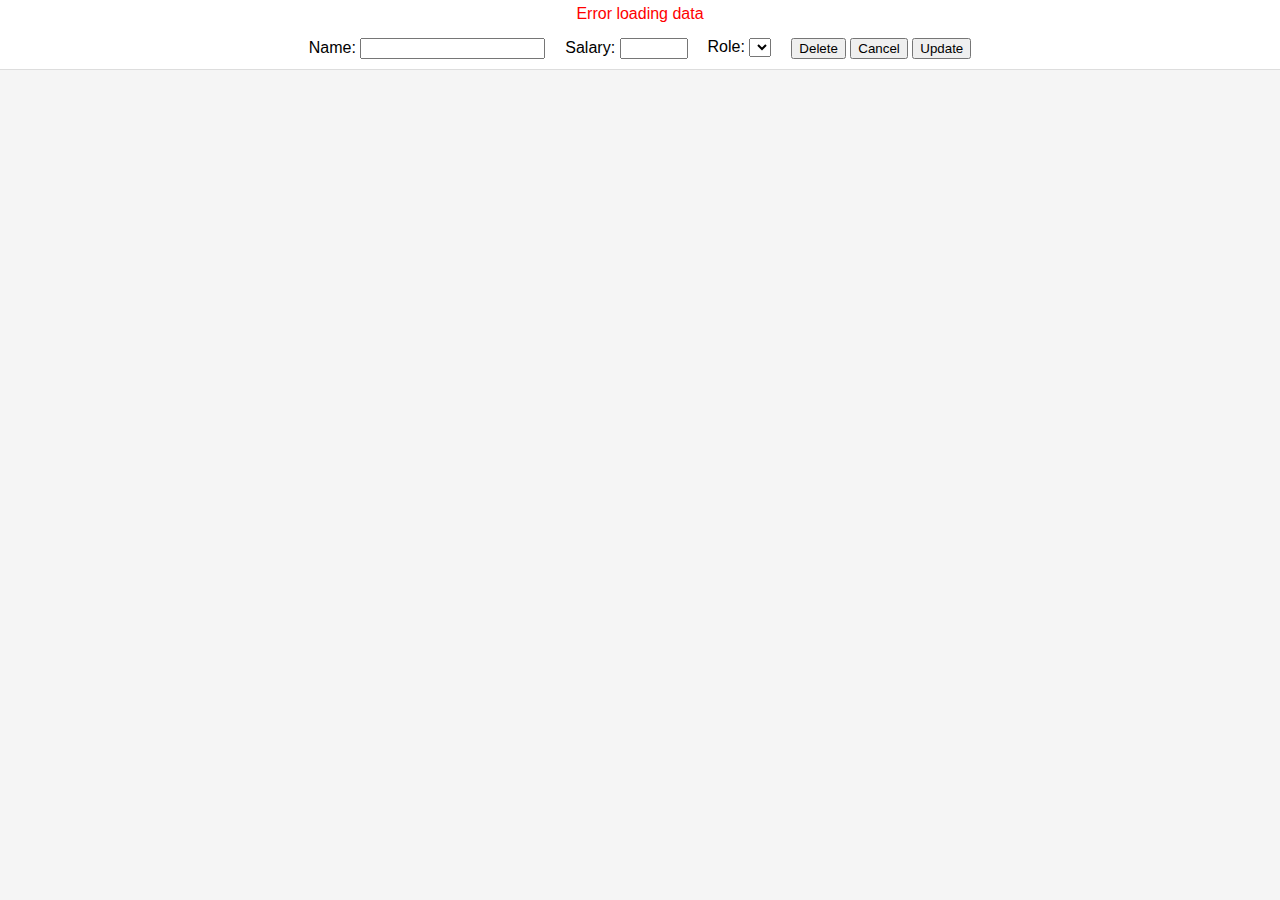
<file: api-fetch/index.html>
<!DOCTYPE html>
<head lang="pt-BR">
  <meta charset="utf-8" />
  <title>Employees</title>
  <link rel="stylesheet" href="./src/styles.css" />
</head>
<body>
  <div id="errors"></div>
  <form>
    <label>Name: <input name="name" /></label>
    <label>Salary: <input name="salary" type="number" /></label>
    <label
      >Role:
      <select name="role_id"></select
    ></label>
    <div>
      <button type="button" id="bdelete">Delete</button>
      <button type="button" id="bcancel">Cancel</button>
      <button type="submit" id="bsubmit">Update</button>
    </div>
  </form>
  <ul></ul>
  <script src="./src/http.js"></script>
  <script src="./src/script.js"></script>
</body>
</file>
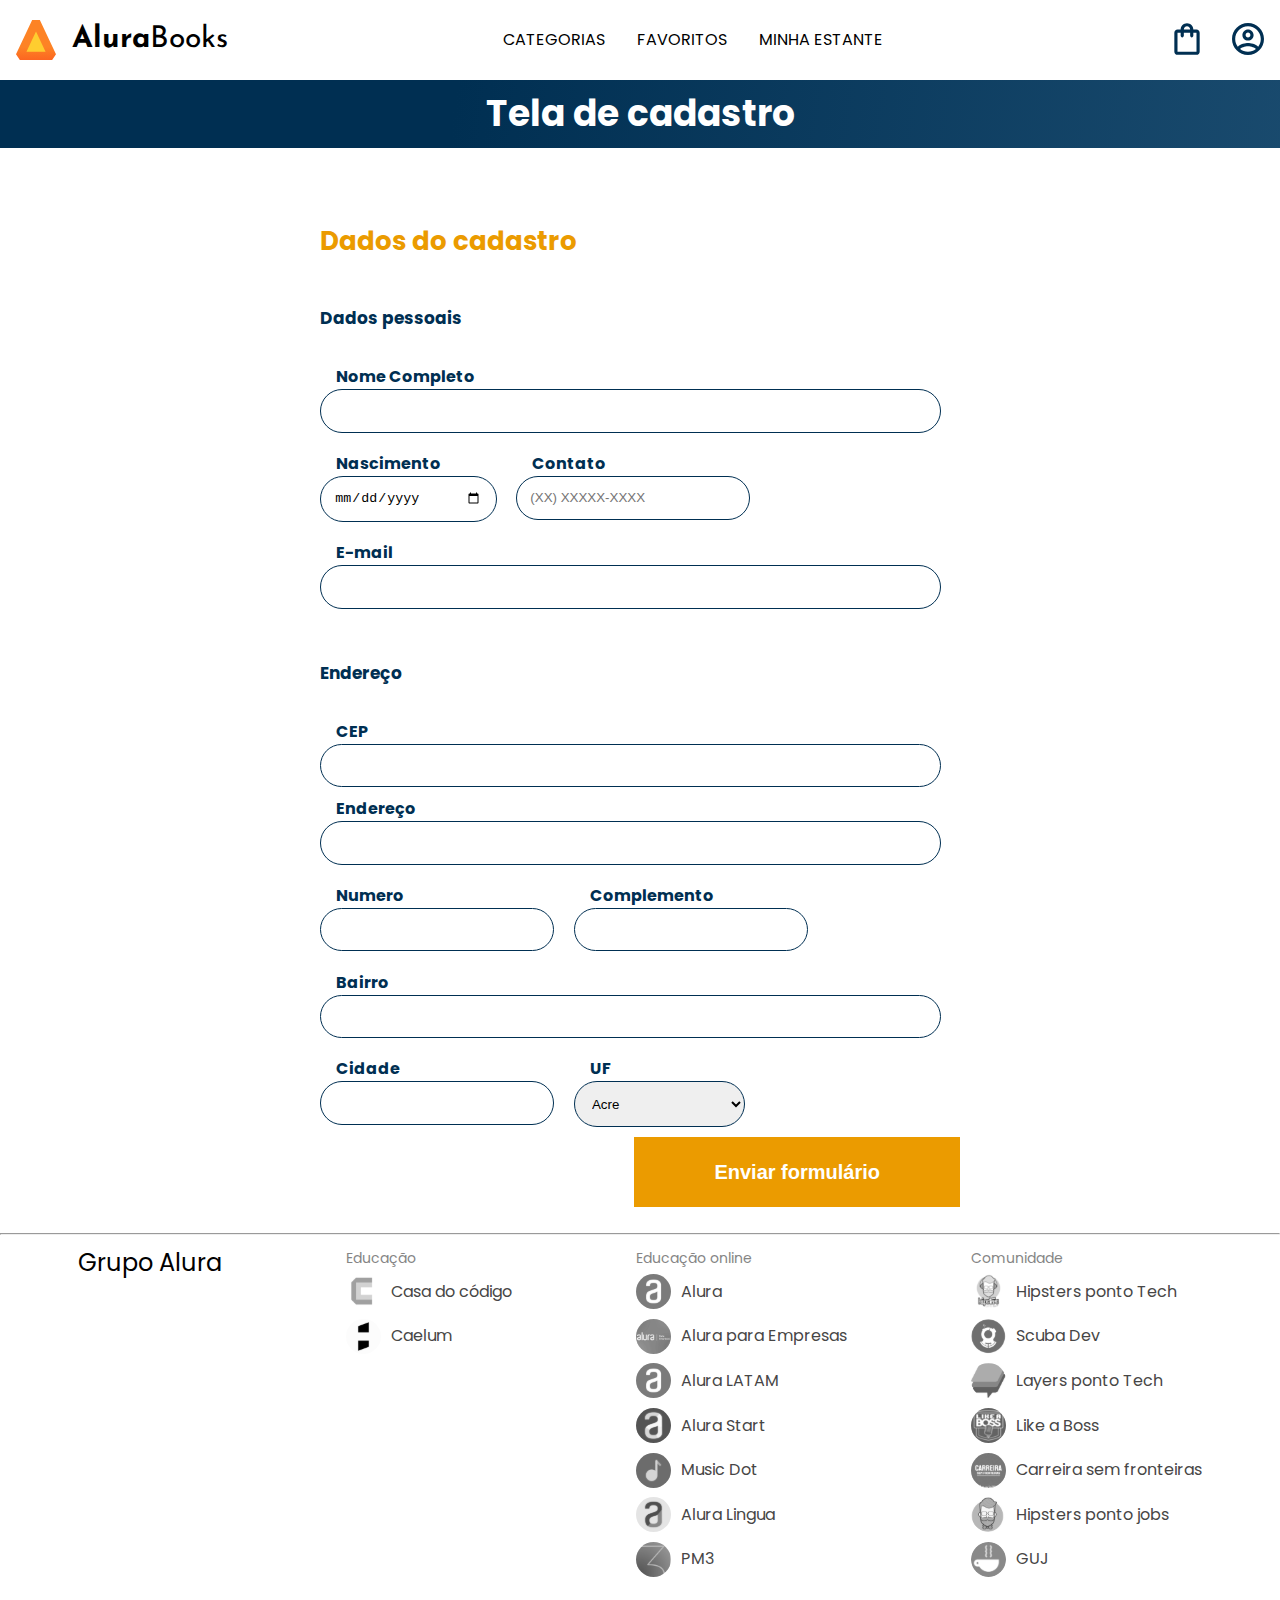
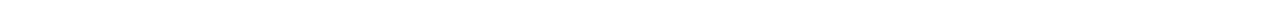
<file: consumindo-dados-api/index.html>
<!DOCTYPE html>
<html lang="en">

<head>
    <meta charset="UTF-8">
    <meta http-equiv="X-UA-Compatible" content="IE=edge">
    <meta name="viewport" content="width=device-width, initial-scale=1.0">
    <link rel="stylesheet" href="./styles/reset.css">
    <link rel="preconnect" href="https://fonts.googleapis.com">
    <link rel="preconnect" href="https://fonts.gstatic.com" crossorigin>
    <link href="https://fonts.googleapis.com/css2?family=Poppins:wght@300;400;500;700&display=swap" rel="stylesheet">
    <link rel="stylesheet" href="https://unpkg.com/swiper@8/swiper-bundle.min.css" />
    <link href="https://fonts.googleapis.com/css2?family=Josefin+Sans:wght@400;700&display=swap" rel="stylesheet">
    <link rel="stylesheet" href="./styles/styles.css">
    <title>Formulário de cadastro</title>
</head>

<body>

    <header class="cabeçalho">
        <div class="container">
            <input type="checkbox" id="menu" class="container__botao">
            <label for="menu" class="container__rotulo">
                <span class="cabeçalho__menu-hamburguer container__imagem"></span>
            </label>
            <ul class="lista-menu">
                <li class="lista-menu__titulo">Categorias</li>
                <li class="lista-menu__item">
                    <a href="#" class="lista-menu__link">Programação</a>
                </li>
                <li class="lista-menu__item">
                    <a href="#" class="lista-menu__link">Front-end</a>
                </li>
                <li class="lista-menu__item">
                    <a href="#" class="lista-menu__link">Infraestrutura</a>
                </li>
                <li class="lista-menu__item">
                    <a href="#" class="lista-menu__link">Business</a>
                </li>
                <li class="lista-menu__item">
                    <a href="#" class="lista-menu__link">Design & UX</a>
                </li>
            </ul>
            <img src="img/Logo.svg" alt="Logo da Alurabooks" class="container__imagem">
            <h1 class="container__titulo"><b class="container__titulo--negrito">Alura</b>Books</h1>
        </div>

        <ul class="opções">
            <input type="checkbox" id="opções-menu" class="opções__botão">
            <li class="opções__item"><a href="#" class="opções__link">Categorias</a></li>
            <li class="opções__item"><a href="#" class="opções__link">Favoritos</a></li>
            <li class="opções__item"><a href="#" class="opções__link">Minha estante</a></li>
        </ul>

        <div class="container">
            <a href="#"><img src="img/Favoritos.svg" alt="Meus favoritos"
                    class="container__imagem container__imagem-transparente"></a>
            <a href="#" class="container__link">
                <img src="img/Compras.svg" alt="Carrinhos de compras" class="container__imagem">
                <p class="container__texto">Minha sacola</p>
            </a>
            <a href="#" class="container__link">
                <img src="img/Usuario.svg" alt="Meu perfil" class="container__imagem">
                <p class="container__texto">Meu perfil</p>
            </a>
        </div>
    </header>

    <section class="banner">
        <h2 class="banner__titulo">Tela de cadastro</h2>
    </section>

    <main class="principal">
        <h2 class="principal__titulo">Dados do cadastro</h2>

        <form class="principal__formulario" id="formulario" target="_blank"
            onsubmit="location.replace('./cadastro-finalizado.html')">
            <h3 class="principal__subtitulo">Dados pessoais</h3>
            <div class="formulario__campo">
                <label class="campo__etiqueta" for="nome">Nome Completo</label>
                <input name="nome" id="nome" class="campo__escrita" required />
            </div>
            <div class="formulario__dupla">
                <div class="formulario__campo">
                    <label class="campo__etiqueta" for="nascimento">Nascimento</label>
                    <input name="nascimento" id="nascimento" type="date" class="campo__escrita" required />
                </div>
                <div class="formulario__campo">
                    <label class="campo__etiqueta" for="telefone">Contato</label>
                    <input name="telefone" id="telefone" type="tel" placeholder="(XX) XXXXX-XXXX" class="campo__escrita"
                        required />
                </div>
            </div>
            <div class="formulario__campo">
                <label class="campo__etiqueta" for="email">E-mail</label>
                <input name="email" id="email" type="email" class="campo__escrita" required />
            </div>

            <h3 class="principal__subtitulo">Endereço</h3>

            <div class="formulario__campo">
                <label class="campo__etiqueta" for="cep">CEP</label>
                <input name="cep" id="cep" class="campo__escrita" required />
                <div id="erro"></div>
            </div>

            <div class="formulario__campo">
                <label class="campo__etiqueta" for="endereco">Endereço</label>
                <input name="endereco" id="endereco" class="campo__escrita" required />
            </div>
            <div class="formulario__dupla">
                <div class="formulario__campo">
                    <label class="campo__etiqueta" for="numero">Numero</label>
                    <input name="numero" id="numero" class="campo__escrita" required />
                </div>
                <div class="formulario__campo">
                    <label class="campo__etiqueta" for="complemento">Complemento</label>
                    <input name="complemento" id="complemento" class="campo__escrita" />
                </div>
            </div>
            <div class="formulario__campo">
                <label class="campo__etiqueta" for="bairro">Bairro</label>
                <input name="bairro" id="bairro" class="campo__escrita" required />
            </div>
            <div class="formulario__dupla">
                <div class="formulario__campo">
                    <label class="campo__etiqueta" for="cidade">Cidade</label>
                    <input name="cidade" id="cidade" class="campo__escrita" required />
                </div>

                <div class="formulario__campo">
                    <label class="campo__etiqueta" for="estado">UF</label>
                    <select id="estado" name="estado" class="campo__escrita">
                        <option value="AC">Acre</option>
                        <option value="AL">Alagoas</option>
                        <option value="AP">Amapá</option>
                        <option value="AM">Amazonas</option>
                        <option value="BA">Bahia</option>
                        <option value="CE">Ceará</option>
                        <option value="DF">Distrito Federal</option>
                        <option value="ES">Espírito Santo</option>
                        <option value="GO">Goiás</option>
                        <option value="MA">Maranhão</option>
                        <option value="MT">Mato Grosso</option>
                        <option value="MS">Mato Grosso do Sul</option>
                        <option value="MG">Minas Gerais</option>
                        <option value="PA">Pará</option>
                        <option value="PB">Paraíba</option>
                        <option value="PR">Paraná</option>
                        <option value="PE">Pernambuco</option>
                        <option value="PI">Piauí</option>
                        <option value="RJ">Rio de Janeiro</option>
                        <option value="RN">Rio Grande do Norte</option>
                        <option value="RS">Rio Grande do Sul</option>
                        <option value="RO">Rondônia</option>
                        <option value="RR">Roraima</option>
                        <option value="SC">Santa Catarina</option>
                        <option value="SP">São Paulo</option>
                        <option value="SE">Sergipe</option>
                        <option value="TO">Tocantins</option>
                        <option value="EX">Estrangeiro</option>
                    </select>
                </div>

            </div>


            <input type="submit" value="Enviar formulário" class="formulario__botao" id="enviar">
        </form>
    </main>

    <hr>
    <footer class="rodapé">
        <h2 class="rodapé__titulo">Grupo Alura</h2>
        <ul class="lista-rodapé">
            <li class="lista-rodapé__titulo">Educação</li>
            <li class="lista-rodapé__item">
                <img src="img/CasaDoCodigo.svg" alt="Logo da casa do código">
                <a href="https://www.casadocodigo.com.br/" class="lista-rodapé__link">Casa do código</a>
            </li>
            <li class="lista-rodapé__item">
                <img src="img/Caelum.svg" alt="Logo da caelum">
                <a href="https://caelum.com.br/" class="lista-rodapé__link">Caelum</a>
            </li>
        </ul>

        <ul class="lista-rodapé">
            <li class="lista-rodapé__titulo">Educação online</li>
            <li class="lista-rodapé__item">
                <img src="img/Alura.svg" alt="Logo da Alura">
                <a href="https://www.alura.com.br/" class="lista-rodapé__link">Alura</a>
            </li>
            <li class="lista-rodapé__item">
                <img src="img/AluraEmpresas.svg" alt="Logo da Alura para Empresas">
                <a href="https://www.alura.com.br/empresas" class="lista-rodapé__link">Alura para Empresas</a>
            </li>
            <li class="lista-rodapé__item">
                <img src="img/AluraLATAM.svg" alt="Logo da Alura Latam">
                <a href="https://www.aluracursos.com/" class="lista-rodapé__link">Alura LATAM</a>
            </li>
            <li class="lista-rodapé__item">
                <img src="img/AluraStart.svg" alt="Logo da Alura START">
                <a href="https://www.alurastart.com.br/" class="lista-rodapé__link">Alura Start</a>
            </li>
            <li class="lista-rodapé__item">
                <img src="img/MusicDot.svg" alt="Logo da Music Dot">
                <a href="https://www.musicdot.com.br/" class="lista-rodapé__link">Music Dot</a>
            </li>
            <li class="lista-rodapé__item">
                <img src="img/AluraLingua.svg" alt="Logo da Alura Lingua">
                <a href="https://www.aluralingua.com.br/" class="lista-rodapé__link">Alura Lingua</a>
            </li>
            <li class="lista-rodapé__item">
                <img src="img/PM3.svg" alt="Logo da PM3">
                <a href="https://www.cursospm3.com.br/" class="lista-rodapé__link">PM3</a>
            </li>
        </ul>

        <ul class="lista-rodapé">
            <li class="lista-rodapé__titulo">Comunidade</li>
            <li class="lista-rodapé__item">
                <img src="img/HipstersTech.svg" alt="Logo do Hipsters ponto Tech">
                <a href="https://hipsters.tech/" class="lista-rodapé__link">Hipsters ponto Tech</a>
            </li>
            <li class="lista-rodapé__item">
                <img src="img/ScubaDev.svg" alt="Logo do Scuba Dev">
                <a href="https://scuba.dev.br/" class="lista-rodapé__link">Scuba Dev</a>
            </li>
            <li class="lista-rodapé__item">
                <img src="img/LayersTech.svg" alt="Logo do Layers ponto Tech">
                <a href="https://layerspontotech.com.br/" class="lista-rodapé__link">Layers ponto Tech</a>
            </li>
            <li class="lista-rodapé__item">
                <img src="img/LikeABoss.svg" alt="Logo do Like a Boss">
                <a href="https://likeaboss.com.br/" class="lista-rodapé__link">Like a Boss</a>
            </li>
            <li class="lista-rodapé__item">
                <img src="img/CarreiraSemFronteira.svg" alt="Logo do Carreira sem fronteiras">
                <a href="https://www.carreirasemfronteiras.com.br/" class="lista-rodapé__link">Carreira sem
                    fronteiras</a>
            </li>
            <li class="lista-rodapé__item">
                <img src="img/HipstersJobs.svg" alt="Logo do Hipsters ponto jobs">
                <a href="https://hipsters.jobs/" class="lista-rodapé__link">Hipsters ponto jobs</a>
            </li>
            <li class="lista-rodapé__item">
                <img src="img/GUJ.svg" alt="Logo do GUJ">
                <a href="https://www.guj.com.br/" class="lista-rodapé__link">GUJ</a>
            </li>
        </ul>
    </footer>

    <script src="js/main.js"></script>
</body>

</html>
</file>
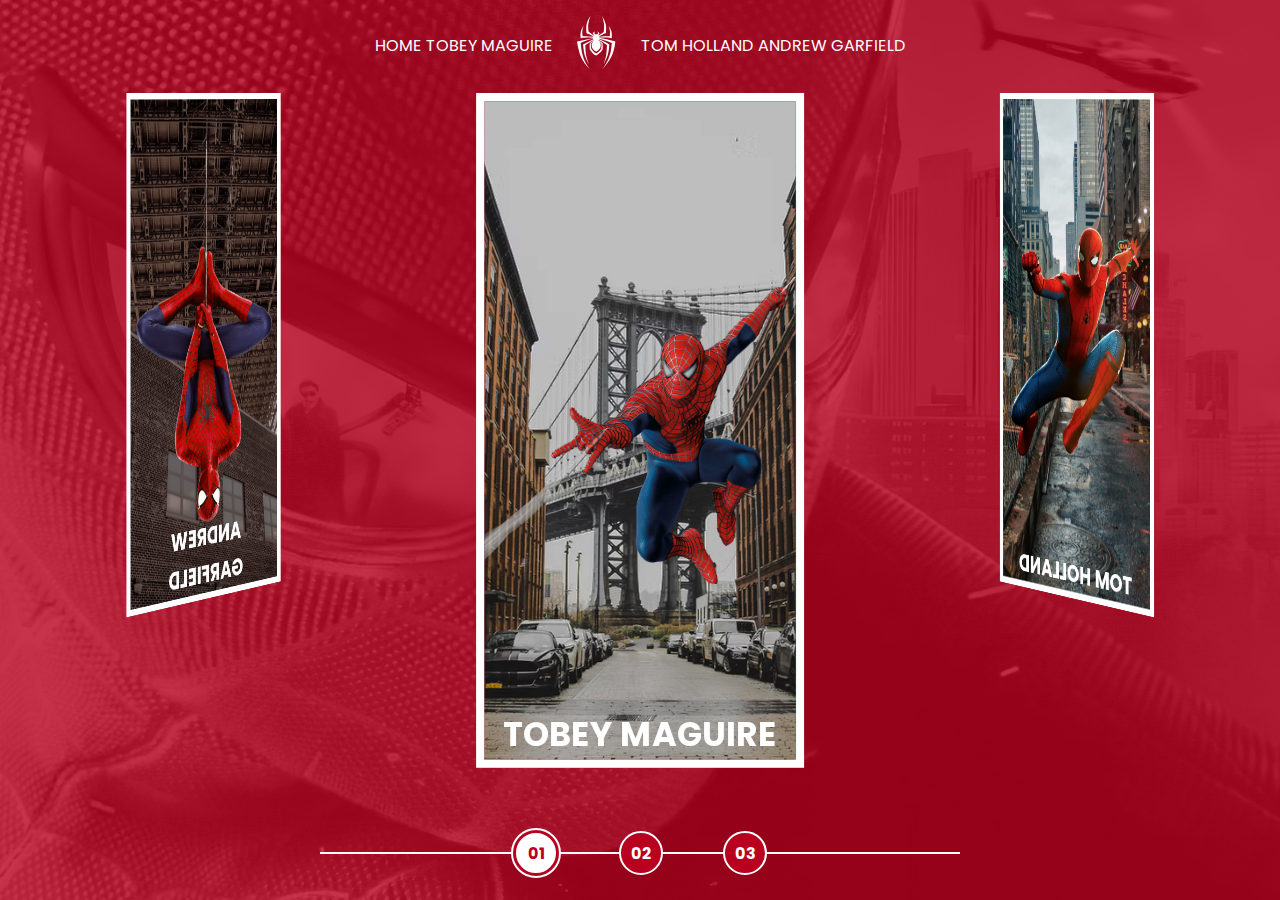
<file: dio-multiverse/index.html>
<!DOCTYPE html>
<html lang="en">
<head>
    <meta charset="UTF-8">
    <meta http-equiv="X-UA-Compatible" content="IE=edge">
    <meta name="viewport" content="width=device-width, initial-scale=1.0">
    <link rel="stylesheet" href="assets/css/home-page-styles.css">
    <script src="assets/scripts/script.js"></script>
    <title>SpiderMan | Multiverse</title>

    <link rel="preconnect" href="https://fonts.googleapis.com">
    <link rel="preconnect" href="https://fonts.gstatic.com" crossorigin>
    <link href="https://fonts.googleapis.com/css2?family=Inter:wght@900&family=Pacifico&family=Poppins&display=swap" rel="stylesheet">
</head>
<body>
    <nav class="s-menu">
        <ul>
            <li class="s-menu__item">
                <a href="#">Home</a>                
            </li>
            <li class="s-menu__item">
                <a href="pages/tobey-maguire/spider-man1.html">Tobey Maguire</a>                
            </li>
            <li class="s-menu__item s-menu__icon">
                <a href="#"><img src="assets/images/icons/spider.svg" alt="Spider-Man Multiverse"></a>                
            </li>
            <li class="s-menu__item">
                <a href="pages/tom-holland/spider-man1.html">Tom Holland</a>                
            </li>
            <li class="s-menu__item">
                <a href="pages/andrew-garfield/spider-man1.html">Andrew Garfield</a>                
            </li>            
        </ul>
    </nav>
    <div class="s-container">
        <div class="s-cards-carousel" style="transform: translateZ(-40vw) rotateY(0deg);">
            <a href="pages/tobey-maguire/spider-man1.html" class="s-card" id="spider-man-01">
                <img class="s-card__background" src="assets/images/pic-sm-bg-01.jpg">
                <img class="s-card__image" src="assets/images/spider-man-01.png">
                <h2 class="s-card__title">Tobey Maguire</h2>
            </a>
            <a href="pages/tom-holland/spider-man1.html" class="s-card" id="spider-man-02">
                <img class="s-card__background" src="assets/images/pic-sm-bg-02.jpg">
                <img class="s-card__image" src="assets/images/spider-man-02.png">
                <h2 class="s-card__title">Tom Holland</h2>
            </a>
            <a href="pages/andrew-garfield/spider-man1.html" class="s-card" id="spider-man-03">
                <img class="s-card__background" src="assets/images/pic-sm-bg-03.jpg">
                <img class="s-card__image" src="assets/images/spider-man-03.png">
                <h2 class="s-card__title">Andrew Garfield</h2>
            </a>
        </div>        
    </div>

    <div class="s-controller">
        <div id="1" onclick="selectCarouselItem(this)" class="s-controller__button s-controller__button--active">
            01
        </div>
        <div id="2" onclick="selectCarouselItem(this)" class="s-controller__button">
            02
        </div>
        <div id="3" onclick="selectCarouselItem(this)" class="s-controller__button">
            03
        </div>
        <div class="s-controller__line"></div>
    </div>
</body>
</html>
</file>
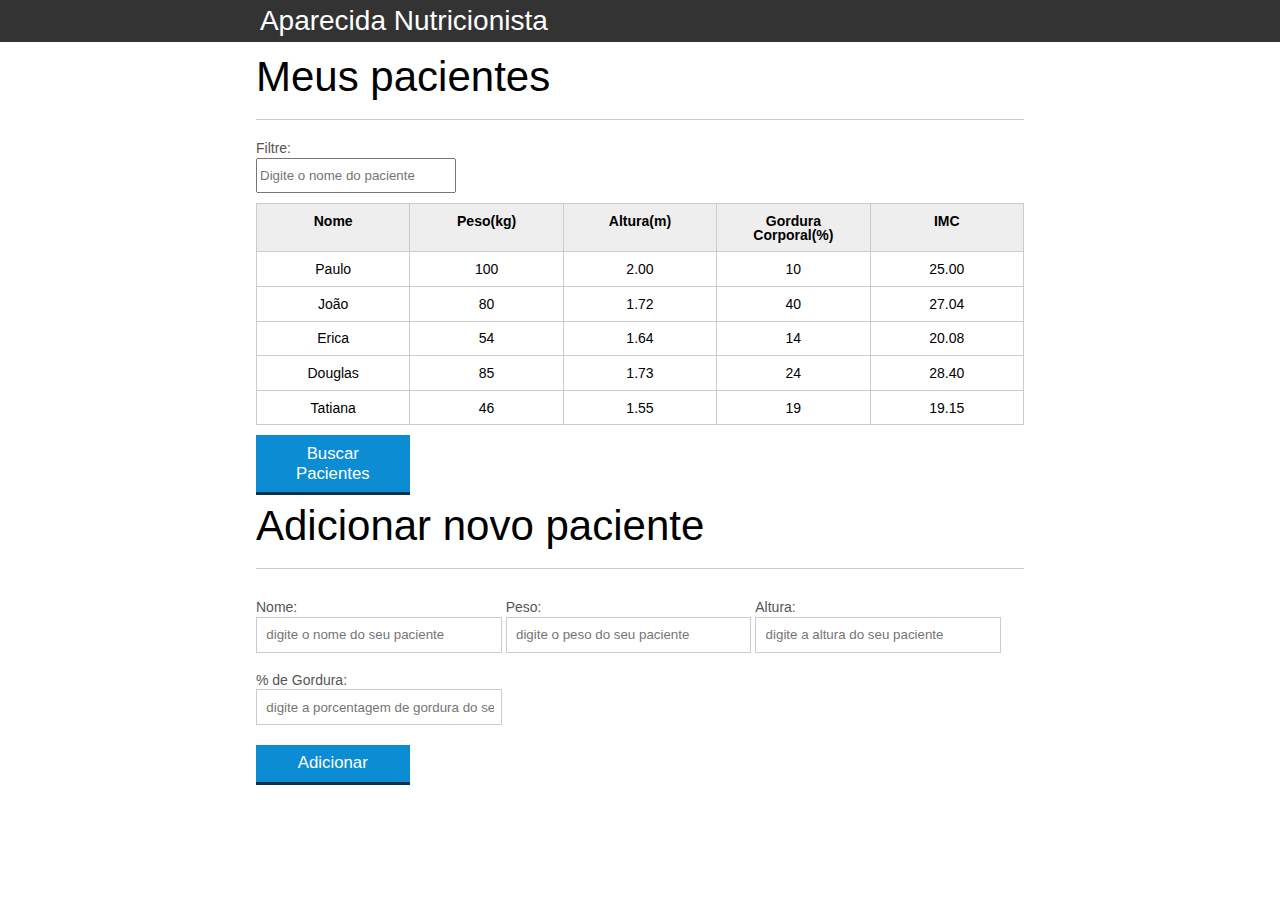
<file: introducao-a-javaScript/index.html>
<!DOCTYPE html>
<html lang="pt-br">
	<head>
		<meta charset="UTF-8">
		<title>Aparecida Nutrição</title>
		<link rel="icon" href="favicon.ico" type="image/x-icon">
		<link rel="stylesheet" type="text/css" href="css/reset.css">
		<link rel="stylesheet" type="text/css" href="css/index.css">

	</head>
	<body>

		<header>
			<div class="container">
				<h1 class="titulo">Aparecida Nutrição</h1>
			</div>
		</header>
		<main>
			<section class="container">
				<h2>Meus pacientes</h2>			
				<label for="filtrar-tabela">Filtre:</label>
    			<input type="text" name="filtro" id="filtrar-tabela" placeholder="Digite o nome do paciente">				
				<table>
					<thead>
						<tr>
							<th>Nome</th>
							<th>Peso(kg)</th>
							<th>Altura(m)</th>
							<th>Gordura Corporal(%)</th>
							<th>IMC</th>
						</tr>
					</thead>
					<tbody id="tabela-pacientes">
						<tr class="paciente">
							<td class="info-nome">Paulo</td>
							<td class="info-peso">100</td>
							<td class="info-altura">2.00</td>
							<td class="info-gordura">10</td>
							<td class="info-imc">0</td>
						</tr>

						<tr class="paciente" >
							<td class="info-nome">João</td>
							<td class="info-peso">80</td>
							<td class="info-altura">1.72</td>
							<td class="info-gordura">40</td>
							<td class="info-imc">0</td>
						</tr>

						<tr class="paciente" >
							<td class="info-nome">Erica</td>
							<td class="info-peso">54</td>
							<td class="info-altura">1.64</td>
							<td class="info-gordura">14</td>
							<td class="info-imc">0</td>
						</tr>

						<tr class="paciente">
							<td class="info-nome">Douglas</td>
							<td class="info-peso">85</td>
							<td class="info-altura">1.73</td>
							<td class="info-gordura">24</td>
							<td class="info-imc">0</td>
						</tr>
						<tr class="paciente" >
							<td class="info-nome">Tatiana</td>
							<td class="info-peso">46</td>
							<td class="info-altura">1.55</td>
							<td class="info-gordura">19</td>
							<td class="info-imc">0</td>
						</tr>
					</tbody>
				</table>
				<span id="erro-ajax" class="invisivel">Erro ao buscar os pacientes</span>
				<button id="buscar-pacientes" class="botao bto-principal">Buscar Pacientes</button>				
			</section>

			<!-- form -->
			<section class="container">
				<h2 id="titulo-form">Adicionar novo paciente</h2>
				<ul id="mensagens-erro"></ul>					
				<form id="form-adiciona">
					<div class="grupo">
						<label for="nome">Nome:</label>
						<input id="nome" name="nome" type="text" placeholder="digite o nome do seu paciente" class="campo">
					</div>
					<div class="grupo">
						<label for="peso">Peso:</label>
						<input id="peso" name="peso" type="text" placeholder="digite o peso do seu paciente" class="campo campo-medio">
					</div>
					<div class="grupo">
						<label for="altura">Altura:</label>
						<input id="altura" name="altura" type="text" placeholder="digite a altura do seu paciente" class="campo campo-medio">
					</div>
					<div class="grupo">
						<label for="gordura">% de Gordura:</label>
						<input id="gordura" type="text" placeholder="digite a porcentagem de gordura do seu paciente" class="campo campo-medio">
					</div>

					<button id="adicionar-paciente" class="botao bto-principal">Adicionar</button>
				</form>
			</section>
		</main>
		
		<script src="js/main.js"></script>
		<script src="js/form.js"></script>
		<script src="js/remove.js"></script>
		<script src="js/filter.js"></script>
		<script src="js/search.js"></script>
	</body>
</html>
</file>
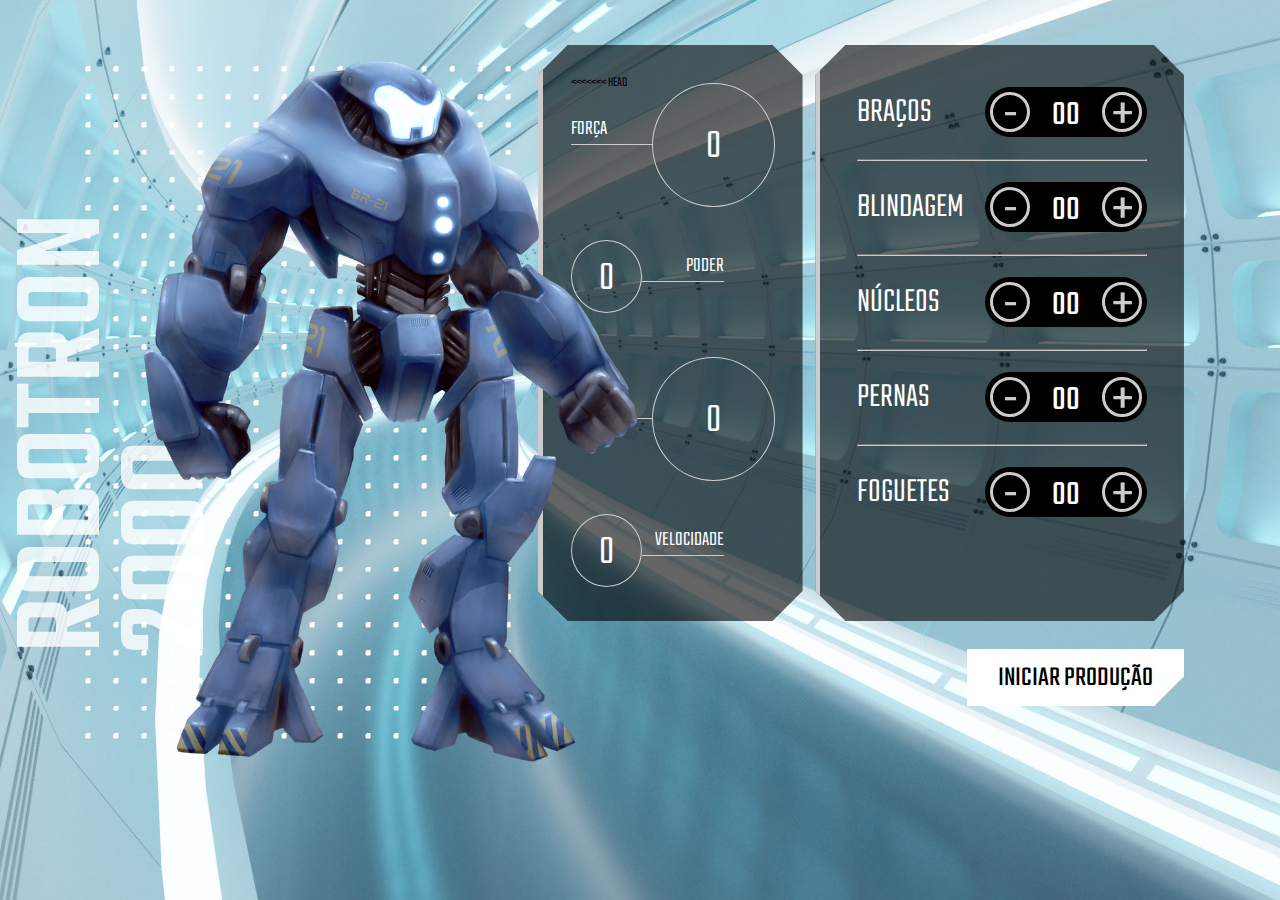
<file: robotron-2000/index.html>
<!DOCTYPE html>
<html lang="en">
<head>
    <meta charset="UTF-8">
    <meta http-equiv="X-UA-Compatible" content="IE=edge">
    <meta name="viewport" content="width=device-width, initial-scale=1.0">
    <link rel="shortcut icon" type="image/jpg" href="img/favicon.ico"/>
    <title>Robotron 2000</title>

    <link rel="stylesheet" href="css/style.css">
    <link rel="preconnect" href="https://fonts.googleapis.com">
    <link rel="preconnect" href="https://fonts.gstatic.com" crossorigin>
    <link href="https://fonts.googleapis.com/css2?family=Teko:wght@300;500&display=swap" rel="stylesheet"> 
</head>
<body>
    <main>
        <section class="robotron">
            <img class="robo" src="img/robotron.png" alt="Robotron">
            <figcaption class="titulo">ROBOTRON <br>2000</figcaption>
        </section>

        <section class="box estatisticas">
<<<<<<< HEAD
            <div class="estatistica">
                <p class="estatistica-titulo">Força</p>
                <div class="estatistica-valor">
                    <p class="estatistica-numero" data-estatistica="forca">0</p>
                </div>
            </div>
            <div class="estatistica">
                <p class="estatistica-titulo">Poder</p>
                <div class="estatistica-valor">
                    <p class="estatistica-numero" data-estatistica="poder">0</p>
                </div>
            </div>
            <div class="estatistica">
                <p class="estatistica-titulo">Energia</p>
                <div class="estatistica-valor">
                    <p class="estatistica-numero" data-estatistica="energia">0</p>
                </div>
            </div>
            <div class="estatistica">
                <p class="estatistica-titulo">Velocidade</p>
                <div class="estatistica-valor">
                    <p class="estatistica-numero" data-estatistica="velocidade">0</p>
                </div>
            </div>
        </section>

        <section class="equipamentos">
            <form action="" class="montador">
                <div class="box montador-conteudo">
                    <div class="peca">
                        <label for="" class="peca-titulo">Braços</label>
                        <div class="controle">
                            <buttom class="controle-ajuste" data-controle="-" data-peca="bracos">-</buttom>
                            <input type="text" class="controle-contador" value="00" data-contador>
                            <buttom class="controle-ajuste" data-controle="+" data-peca="bracos">+</buttom>
                        </div>
                    </div>
                    <hr class="linha">
                    <div class="peca">
                        <label for="" class="peca-titulo">Blindagem</label>
                        <div class="controle">
                            <buttom class="controle-ajuste" data-controle="-" data-peca="blindagem">-</buttom>
                            <input type="text" class="controle-contador" value="00" data-contador>
                            <buttom class="controle-ajuste" data-controle="+" data-peca="blindagem">+</buttom>
                        </div>
                    </div>
                    <hr class="linha">
                    <div class="peca">
                        <label for="" class="peca-titulo">Núcleos</label>
                        <div class="controle">
                            <buttom class="controle-ajuste" data-controle="-" data-peca="nucleos">-</buttom>
                            <input type="text" class="controle-contador" value="00" data-contador>
                            <buttom class="controle-ajuste" data-controle="+" data-peca="nucleos">+</buttom>
                        </div>
                    </div>
                    <hr class="linha">
                    <div class="peca">
                        <label for="" class="peca-titulo">Pernas</label>
                        <div class="controle">
                            <buttom class="controle-ajuste" data-controle="-" data-peca="pernas">-</buttom>
                            <input type="text" class="controle-contador" value="00" data-contador>
                            <buttom class="controle-ajuste" data-controle="+" data-peca="pernas">+</buttom>
                        </div>
                    </div>
                    <hr class="linha">
                    <div class="peca">
                        <label for="" class="peca-titulo">Foguetes</label>
                        <div class="controle">
                            <buttom class="controle-ajuste" data-controle="-" data-peca="foguetes">-</buttom>
                            <input type="text" class="controle-contador" value="00" data-contador>
                            <buttom class="controle-ajuste" data-controle="+" data-peca="foguetes">+</buttom>
                        </div>
                    </div>
                </div>
                <input type="submit" value="Iniciar produção" class="producao" id="producao">
            </form>
        </section>
    </main>

    <script src="js/main.js"></script>
</body>
</html>
</file>
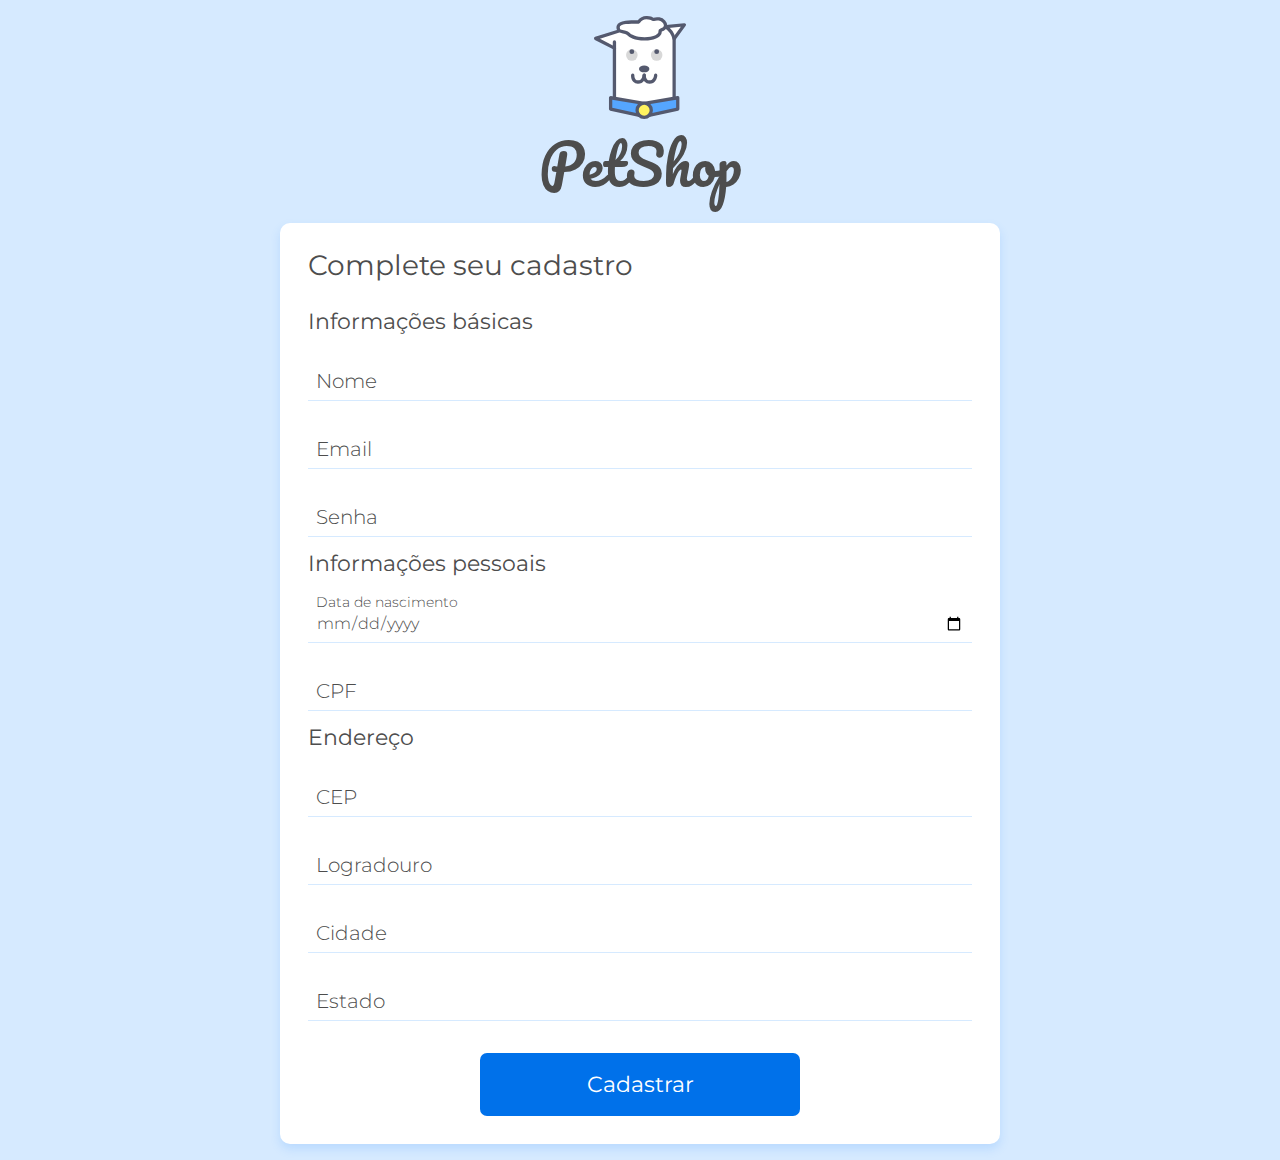
<file: validacao-doguito/index.html>
<!DOCTYPE html>
<html lang="pt">
<head>
    <meta charset="UTF-8">
    <meta name="viewport" content="width=device-width, initial-scale=1.0">
    <title>Doguito Petshop | Criar conta</title>
    <link href="https://fonts.googleapis.com/css2?family=Montserrat:wght@300;400&display=swap" rel="stylesheet">
    <link href="https://fonts.googleapis.com/css2?family=Pacifico&display=swap" rel="stylesheet"> 
    <link rel="stylesheet" href="./assets/css/base/base.css">
    <link rel="stylesheet" href="./assets/css/cadastro.css">
    <link rel="stylesheet" href="./assets/css/componentes/cartao.css">
    <link rel="stylesheet" href="./assets/css/componentes/inputs.css">
    <link rel="stylesheet" href="./assets/css/componentes/botao.css">
</head>
<body>
    <main class="container flex flex--coluna flex--centro">
        <div class="cadastro-cabecalho">
            <img src="./assets/img/doguito.svg" alt="Logo Doguito" class="cadastro-cabecalho__logo">
            <h1 class="cadastro-cabecalho__titulo">PetShop</h1>
        </div>
        <section class="cartao">
            <h2 class="cartao__titulo">Complete seu cadastro</h2>
            <form action="./cadastro_concluido.html" class="formulario flex flex--coluna">
                <fieldset>
                    <legend class="formulario__legenda">Informações básicas</legend>
                    <div class="input-container">
                        <input name="nome" id="nome" class="input" type="text" placeholder="Nome" data-tipo="nome" required>
                        <label class="input-label" for="nome">Nome</label>
                        <span class="input-mensagem-erro">Este campo não está válido</span>
                    </div>
                    <div class="input-container">
                        <input name="email" id="email" class="input" type="email" placeholder="Email" data-tipo="email" required>
                        <label class="input-label" for="email">Email</label>
                        <span class="input-mensagem-erro">Este campo não está válido</span>
                    </div>
                    <div class="input-container">
                        <input name="senha" id="senha" class="input" type="password" placeholder="Senha" pattern="^(?=.*[a-z])(?=.*[A-Z])(?=.*[0-9])(?!.*[ !@#$%^&*_=+-]).{6,12}$" title="A senha deve conter entre 6 a 12 caracteres, deve conter pelo menos uma letra maiúscula, um número e não deve conter símbolos." data-tipo="senha" required>
                        <label class="input-label" for="senha">Senha</label>
                        <span class="input-mensagem-erro">Este campo não está válido</span>
                    </div>
                </fieldset>
                <fieldset>
                    <legend class="formulario__legenda">Informações pessoais</legend>
                    <div class="input-container">
                        <input name="nascimento" id="nascimento" class="input" type="date" placeholder="Data de nascimento" data-tipo="dataNascimento" required>
                        <label class="input-label" for="nascimento">Data de nascimento</label>
                        <span class="input-mensagem-erro">Este campo não está válido</span>
                    </div>
                    <div class="input-container">
                        <input name="cpf" id="cpf" class="input" type="text" placeholder="CPF" data-tipo="cpf" required>
                        <label class="input-label" for="cpf">CPF</label>
                        <span class="input-mensagem-erro">Este campo não está válido</span>
                    </div>
                </fieldset>
                <fieldset>
                    <legend class="formulario__legenda">Endereço</legend>
                    <div class="input-container">
                        <input name="cep" id="cep" class="input" type="text" placeholder="CEP" pattern="[\d]{5}-?[\d]{3}" data-tipo="cep" required>
                        <label class="input-label" for="cep">CEP</label>
                        <span class="input-mensagem-erro">Este campo não está válido</span>
                    </div>
                    <div class="input-container">
                        <input name="logradouro" id="logradouro" class="input" type="text" placeholder="Logradouro" data-tipo="logradouro" required>
                        <label class="input-label" for="logradouro">Logradouro</label>
                        <span class="input-mensagem-erro">Este campo não está válido</span>
                    </div>
                    <div class="input-container">
                        <input name="cidade" id="cidade" class="input" type="text" placeholder="Cidade" data-tipo="cidade" required>
                        <label class="input-label" for="cidade">Cidade</label>
                        <span class="input-mensagem-erro">Este campo não está válido</span>
                    </div>
                    <div class="input-container">
                        <input name="estado" id="estado" class="input" type="text" placeholder="Estado" data-tipo="estado" required>
                        <label class="input-label" for="estado">Estado</label>
                        <span class="input-mensagem-erro">Este campo não está válido</span>
                    </div>
                </fieldset>
                <button class="botao">Cadastrar</a>
            </form>
        </section>
    </main>
    <script src="./js/app.js" type="module"></script>
</body>
</html>
</file>
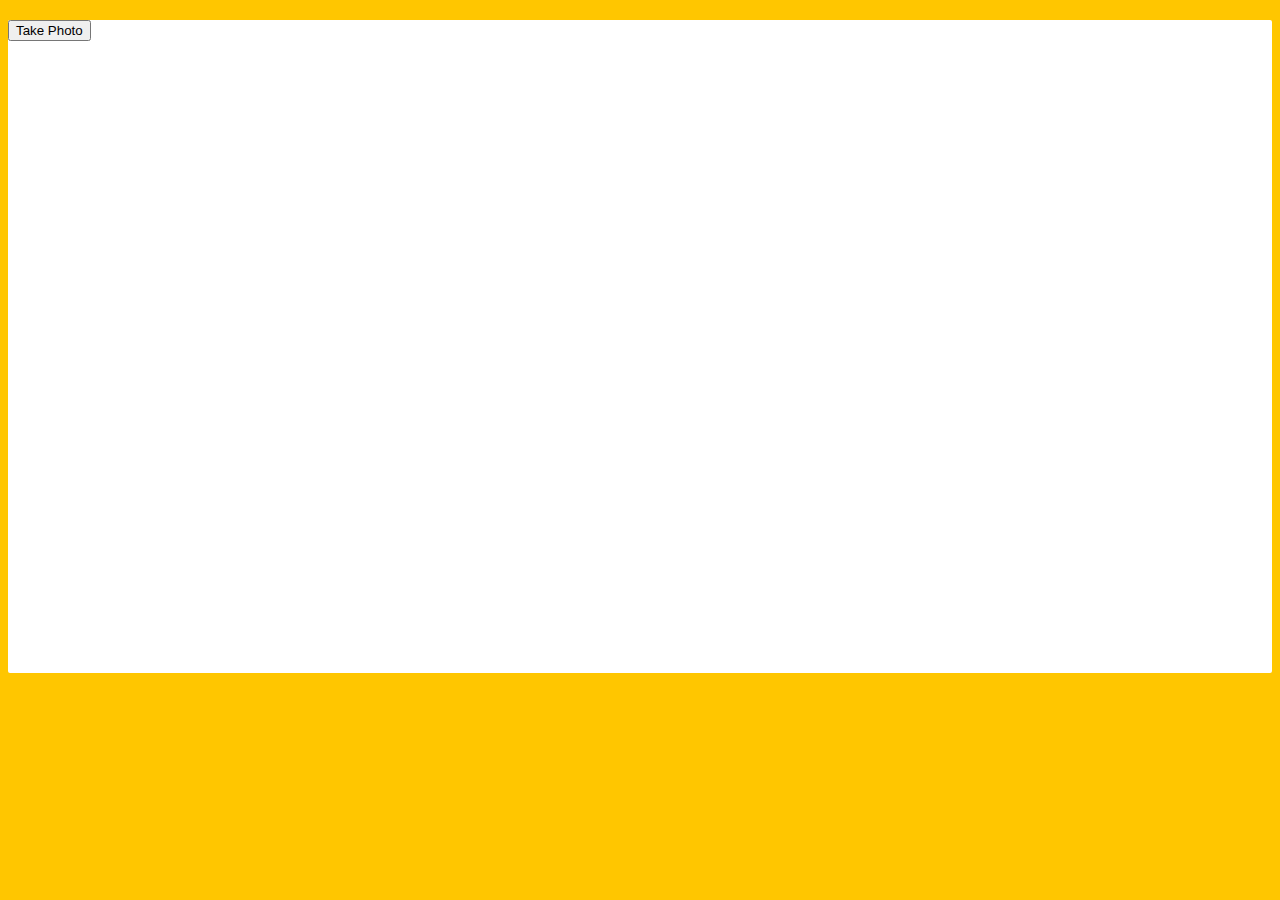
<file: javaScript/19 - Webcam Fun/index.html>
<!DOCTYPE html>
<html lang="en">
<head>
  <meta charset="UTF-8">
  <title>Get User Media Code Along!</title>
  <link rel="stylesheet" href="style.css">
</head>
<body>

  <div class="photobooth">
    <div class="controls">
      <button onClick="takePhoto()">Take Photo</button>
<!--       <div class="rgb">
        <label for="rmin">Red Min:</label>
        <input type="range" min=0 max=255 name="rmin">
        <label for="rmax">Red Max:</label>
        <input type="range" min=0 max=255 name="rmax">

        <br>

        <label for="gmin">Green Min:</label>
        <input type="range" min=0 max=255 name="gmin">
        <label for="gmax">Green Max:</label>
        <input type="range" min=0 max=255 name="gmax">

        <br>

        <label for="bmin">Blue Min:</label>
        <input type="range" min=0 max=255 name="bmin">
        <label for="bmax">Blue Max:</label>
        <input type="range" min=0 max=255 name="bmax">
      </div> -->
    </div>

    <canvas class="photo"></canvas>
    <video class="player"></video>
    <div class="strip"></div>
  </div>

  <audio class="snap" src="./snap.mp3" hidden></audio>

  <script src="scripts.js"></script>

</body>
</html>
</file>
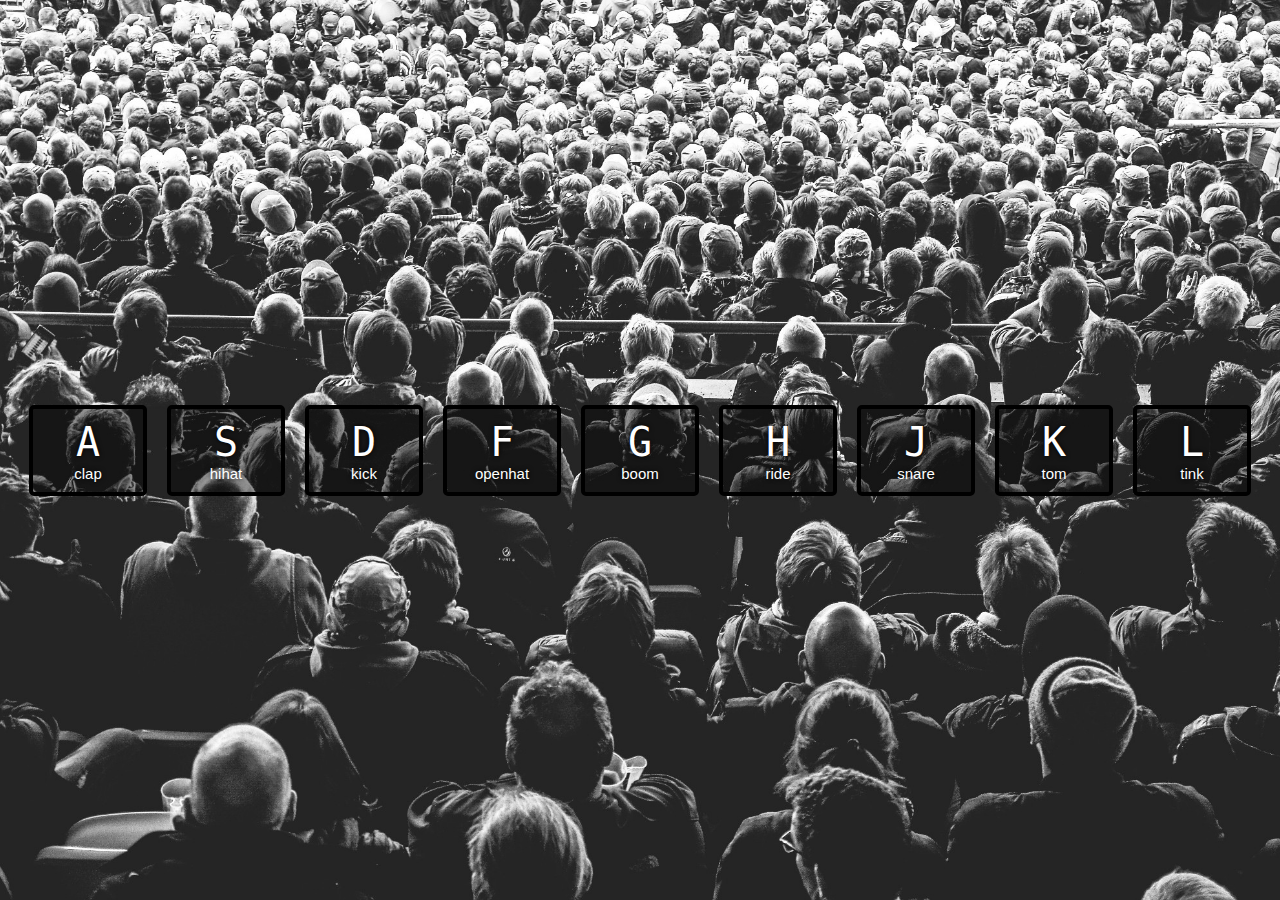
<file: javaScript/project01-drum-kit/index.html>
<!DOCTYPE html>
<html lang="en">
<head>
  <meta charset="UTF-8">
  <title>JS Drum Kit</title>
  <link rel="stylesheet" href="style.css">
</head>
<body>

  <div class="keys">
    <div class="a key">
      <kbd>A</kbd>
      <span>clap</span>
    </div>
    <div class="s key">
      <kbd>S</kbd>
      <span>hihat</span>
    </div>
    <div class="d key">
      <kbd>D</kbd>
      <span>kick</span>
    </div>
    <div class="f key">
      <kbd>F</kbd>
      <span>openhat</span>
    </div>
    <div class="g key">
      <kbd>G</kbd>
      <span>boom</span>
    </div>
    <div class="h key">
      <kbd>H</kbd>
      <span>ride</span>
    </div>
    <div class="j key">
      <kbd>J</kbd>
      <span>snare</span>
    </div>
    <div class="k key">
      <kbd>K</kbd>
      <span>tom</span>
    </div>
    <div class="l key">
      <kbd>L</kbd>
      <span>tink</span>
    </div>
  </div> 

  <script src="main.js"> </script>
</body>
</html>
</file>
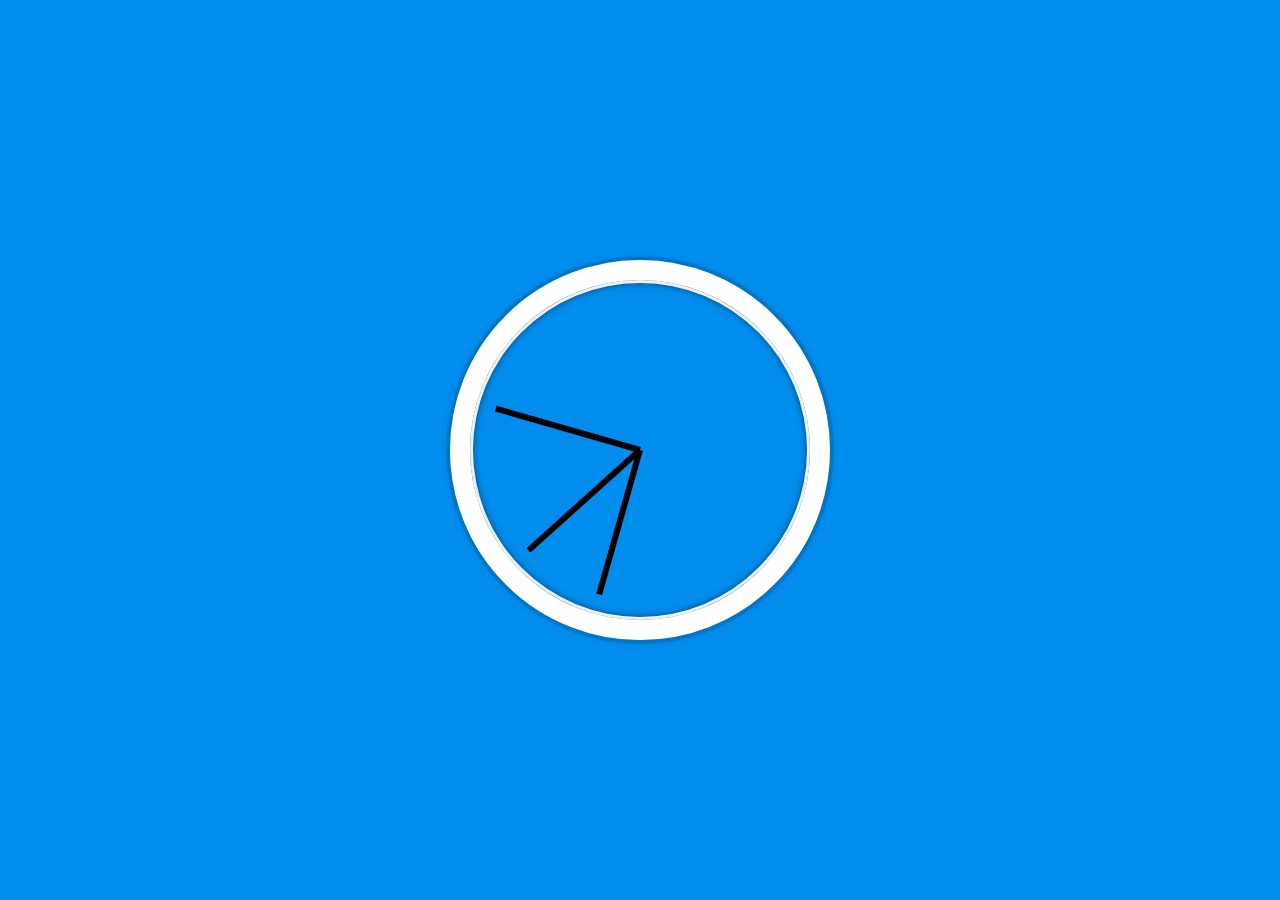
<file: javaScript/project02-clock/index.html>
<!DOCTYPE html>
<html lang="en">
<head>
  <meta charset="UTF-8">
  <title>JS + CSS Clock</title>

  <link rel="stylesheet" href="style.css">
</head>
<body>


    <div class="clock">
      <div class="clock-face">
        <div class="hand hour-hand"></div>
        <div class="hand min-hand"></div>
        <div class="hand second-hand"></div>
      </div>
    </div>

  <script src="main.js"></script>
</body>
</html>
</file>
<file: api-fetch/src/styles.css>
html {
    font-family: Arial;
    height: 100%;
  }
  
  body {
    height: 100%;
    margin: 0;
    display: flex;
    flex-direction: column;
  }
  
  body > ul {
    border-top: 1px solid #ddd;
    background-color: #f5f5f5;
    margin: 0;
    flex: 1;
    overflow-y: auto;
    padding: 5px;
    text-align: center;
  }
  
  body > ul > li {
    font-size: 0.8rem;
    display: inline-block;
    border: 1px solid #ddd;
    border-radius: 5px;
    background-color: #fff;
    padding: 5px;
    margin: 5px;
    width: 120px;
    cursor: pointer;
    vertical-align: top;
  }
  
  body > ul > li.selected {
    border-color: rgb(224, 79, 224);
    background-color: rgb(255, 226, 255);
  }
  
  body > form {
    display: flex;
    flex-wrap: wrap;
    padding: 5px 10px;
    justify-content: center;
  }
  body > form > * {
    padding: 5px 10px;
  }
  
  input[type="number"] {
    width: 60px;
  }
  
  #errors:not(:empty) {
    padding: 5px;
    text-align: center;
    color: red;
  }
</file>
<file: consumindo-dados-api/styles/styles.css>
@import url("header.css");
@import url("banner.css");
@import url("formulario.css");
@import url("rodape.css");
@import url("cadastro.css");

:root {
    --cor-de-fundo: #EBECEE;
    --branco: #FFFFFF;
    --laranja: #EB9B00;
    --azul-degrade: linear-gradient(97.54deg, #002F52 35.49%, #326589 165.37%);
    --fonte-principal: "Poppins";
    --azul: #002F52;
    --fonte-secundario: "Josefin Sans";
    --preto: #000000;
    --cinza: #474646;
    --cinza-claro: #858585;
    --vermelho: #D94937;
}

body {
    background-color: var(--branco);
    font-family: var(--fonte-principal);
    font-size: 16px;
    font-weight: 400;
}
</file>
<file: introducao-a-javaScript/css/index.css>
*{
	box-sizing: border-box;
 }

body{
	font-family: "Helvetica Neue", "Helvetica", Helvetica, Arial, sans-serif;
	font-size: 14px;
}

header{
	background-color: #333;
	height: 3em;
	color: #FFF;
	margin-bottom: 1em;
}

header h1{
	font-size: 2em;
	display:inline-block;
	vertical-align:	middle;
}
header h2{
	font-size: 2em;
	display:inline-block;
	vertical-align:	middle;
}

header .container:before{
	content: '';
	display:inline-block;
	height: 100%;
	vertical-align:	middle;
}

.container{
	width: 60%;
	height: 100%;
	margin: 0 auto;
}

section{
	margin: 2em 0;
	overflow: hidden;
}

section h2{
	font-size: 3em;
	display: block;
	padding-bottom: .5em;
	border-bottom: 1px solid #ccc;
	margin-bottom: .5em;
}

table{
	width: 100%;
	margin-bottom : .5em;
    table-layout: fixed;

}

td, th {
	padding: .7em;
	margin: 0;
	border: 1px solid #ccc;
	text-align: center;
}

th{
	font-weight: bold;
	background-color: #EEE;
}

label{
	color: #555;
	display: block;
	margin-bottom: .2em;
}

.campo{
	margin: 0;
	padding-bottom: 1em;
	width: 100%;
	border: 1px solid #ccc;
	padding: .7em;
	width: 100%;
}

.campo-medio{
	display: inline-block;
	padding-right: .5em;
}

.grupo{
	width: 32%;
	display: inline-block;
	padding: 10px 0px;
}

button{
	padding: .5em 2em;
	border: 0;
	border-bottom: 3px solid;
	font-size: 1.2em;
	cursor: pointer;
	margin: 0;
	margin-top: -3px;
	color: #fff;
	background-color:#0c8cd3;
	border-color: #04324c;
	width: 20%;
    display: block;
    clear: both;
    margin: 10px 0px;

}

button:active{
	margin-top:0px;
	border: 0;
}

button[disabled=disabled], button:disabled {
    background-color: gray;
	border-color: darkgray;

}

.adicionar-paciente{
    margin-top: 30px;
}

.campo-invalido{
	border: 1px solid red;
}

.paciente-invalido {
	background-color: lightcoral;
}

#mensagens-erro {
	color: red;
}

.fadeOut {
	opacity: 0;
	transition:  0.5s;
}

#filtrar-tabela {
    width: 200px;
    height: 35px;
    margin-bottom: 10px;
}

.invisivel {
	display: none;	
}
</file>
<file: robotron-2000/css/style.css>
:root {
    --main-cinza: #CCCCCC;
    --main-branco: #FFFFFF;
    --main-preto: #000000;
}

* {
    box-sizing: border-box;
}

body {
    background: url(../img/fundo.jpg);
    background-position: center center;
    background-size: cover cover;
    padding: 0;
    margin: 0;
    font-weight: 300;
}

body, input {
    font-family: 'Teko', sans-serif;
}

main {
    width: 80vw;
    height: 80vh;
    margin: 10vh 8vw 10vh 12vw;
    display: flex;
    gap: 1vw;
}

.robotron {
    background: url(../img/estrutura.png) no-repeat;
    background-position: center center;
    margin: 0;
    flex-basis: 40%;
    position: relative;
}

.robo {
    height: 110%;
    z-index: 1;
    position: absolute;
    left: -20%;
    top: -5%;
}

.titulo {
    transform: rotate(180deg);
    font-weight: 500;
    font-size: 130px;
    position: absolute;
    bottom: 7rem;
    left: -3rem;
    line-height: 0.8;
    writing-mode: vertical-rl;
    text-orientation: mixed;
    color: rgba(255,255,255,0.8)
}

.box {
    background: rgba(0,0,0,0.6);
    clip-path: polygon(calc(100% - 30px) 0, 100% 30px, 100% calc(100% - 30px), calc(100% - 30px) 100%, 30px 100%, 0 calc(100% - 30px), 0 30px, 30px 0);
    border-left: 5px solid var(--main-cinza);
    height: 80%;
}

/****************************** Equipamentos *****/

.equipamentos {
    flex-basis: 32%;
}

.montador {
    height: 100%;;
}

.montador-conteudo {
    padding: 2em 10%;
}

.peca {
    padding: 1em 0;
}

.peca-titulo {
    color: var(--main-branco);
    text-transform: uppercase;
    font-size: 2.5em;
}

.controle {
    background: var(--main-preto);
    border-radius: 25px;
    float: right;
    display: inline-flex;
    padding: 5px;
    align-items: center;
    align-self: flex-end;
}

.controle-contador {
    width: 40px;
    height: 35px;
    background: none;
    border: 0;
    margin: 0 1rem;
    color: var(--main-branco);
    text-align: center;
    font-size: 2.5em;
    display: inline-flex;
    align-items: center;
    padding-top: 8px;
}

.controle-ajuste {
    display: inline-block;
    width: 40px;
    height: 40px;
    line-height: 44px;
    border-radius: 50%;
    color: var(--main-cinza);
    font-size: 4em;
    background: var(--main-preto);
    text-align: center;
    border: 3px solid var(--main-cinza);
    cursor: pointer;
}

.linha {
    border-color: var(--main-cinza);
}

.producao {
    margin-top: 1em;
    font-size: 2em;
    text-transform: uppercase;
    padding: 0.2em 1em;
    float: right;
    border: 3px solid var(--main-branco);
    background: var(--main-branco);
    clip-path: polygon(100% 0, 100% calc(100% - 30px), calc(100% - 30px) 100%, 0 100%, 0 0);
    cursor: pointer;
}

.producao:hover {
    background: var(--main-preto);
    color: var(--main-branco)
}



/****************************** Estatísticas *****/
.estatisticas {
    flex-basis: 23%;
    padding: 2em 2em 0;
}

.estatistica {
    color: var(--main-branco);
    display: flex;
    align-items: flex-start;
    height: 25%;
}

.estatistica-titulo {
    font-size: 1.5em;
    border-bottom: 1px solid var(--main-cinza);
    flex-basis: 40%;
    text-transform: uppercase;
    order: 1
}

.estatistica-valor {
    flex-basis: 60%;
    position: relative;
    margin: 10px 0 0;
    order: 2;
    margin: -10px 0 0;
}

.estatistica-valor::after {
    content: "";
    display: block;
    padding-bottom: 100%;
    border: 1px solid var(--main-cinza);
    border-radius: 50%;
}

.estatistica-numero {
    position: absolute;
    top: 50%;
    transform: translateY(-46%);
    width: 100%;
    line-height: 100%;
    text-align: center;
    font-size: 3em;
    margin: 0;
}

.estatistica:nth-child(2n) .estatistica-titulo {
    order: 2;
    text-align: right;
}

.estatistica:nth-child(2n) .estatistica-valor {
    order: 1;
    flex-basis: 35%;
    margin: 10px 0 0;
}

@media screen and (max-width: 1600px) {
    body { 
        font-size: 14px;
    }
    main {
        width: 90vw;
        height: 80vh;
        margin: 5vh auto;
    }
}

@media screen and (max-width: 1200px) {
    body { 
        font-size: 13px;
    }

    main {
        width: 96vw;
        height: 80vh;
        margin: 10vh auto;
    }
}
</file>
<file: validacao-doguito/assets/css/cadastro.css>
.cadastro-cabecalho {
    display: flex;
    flex-direction: column;
    align-items: center;

    padding-top: 1rem;
}

.cadastro-cabecalho__logo {
    width: 2.625rem;
    margin-bottom: 0.5rem;
}

.cadastro-cabecalho__titulo {
    font-family: var(--fonte-familia-logo);
    font-size: var(--fonte-tamanho-logo);
    margin-bottom: 1rem;
}

@media(min-width: 800px) {
    .cadastro-cabecalho__logo {
        width: 5.75rem;
        margin-bottom: 1rem;
    }

    .cadastro-cabecalho__titulo {
        margin-bottom: 2rem;
    }
}
</file>
<file: validacao-doguito/assets/css/componentes/cartao.css>
.cartao {
    background-color: var(--cor-contraste-claro);
    border-radius: 10px;
    box-shadow: var(--sombra);
    width: 100%;
    max-width: 45rem;
    padding: 1.75rem;
    box-sizing: border-box;
    margin-bottom: 1rem;
}

.cartao__titulo {
    font-size: var(--fonte-tamanho-cartao-titulo);
    margin-bottom: 1rem;
}
</file>
<file: validacao-doguito/assets/css/componentes/inputs.css>
.formulario {
    margin-top: 2rem;
}

.formulario__legenda {
    font-size: var(--fonte-tamanho-formulario-fieldset);

    margin-bottom: 1rem;
}

.input-container {
    font-weight: var(--fonte-peso-input);
    position: relative;
    margin-bottom: 1rem;
    display: flex;
    flex-direction: column;
    justify-content: flex-end;
    box-sizing: border-box;
}

.input {
    box-sizing: border-box;
    border-bottom: 1px solid var(--cor-secundaria);
    padding: 1.375rem 0.5rem 0.5rem;
    height: 3.25rem;
    width: 100%;
}

.input::placeholder {
    visibility: hidden;
    color: #00000000;
}

.input:focus {
    outline: none;
}

.input-label {
    position: absolute;
    top: 1.375rem;
    left: 0.5rem;
    font-size: var(--fonte-tamanho-input-label);

    transition: all .25s;
}

.input:not(:placeholder-shown) + .input-label, .input:focus + .input-label {
    font-size: 0.875rem;
    top: 0.25rem;
    transition: all .25s;
}

.input-container--invalido {
    margin-bottom: 0.5rem;
}

.input-container--invalido .input {
    border: 1px solid var(--cor-aviso);
    border-radius: 7px;
}

.input-container--invalido .input-label {
    color: var(--cor-aviso);
}

.input-mensagem-erro {
    display: none;
}

.input-container--invalido .input-mensagem-erro {
    color: var(--cor-aviso);
    display: block;
    margin-top: 0.5rem;
    padding-left: 0.5rem;
}

.textarea {
    box-sizing: border-box;
    border: 1px solid var(--cor-secundaria);
    padding: 0.5rem;    
    border-radius: 7px;
    width: 100%;
    min-height: 3rem;
}

.textarea-container {
    position: relative;
    margin-top: 2rem;
    margin-bottom: 1rem;
    font-weight: var(--fonte-peso-input);
}

.textarea::placeholder {
    visibility: hidden;
}

.textarea:focus {
    outline: none;
}

.textarea-label {
    position: absolute;
    top: 0.5rem;
    left: 0.5rem;
    font-size: var(--fonte-tamanho-input-label);
    transition: all 0.25s;
}

.textarea:not(:placeholder-shown) + .textarea-label, .textarea:focus + .textarea-label {
    font-size: 0.875rem;
    top: -1.25rem;
    transition: all 0.25s;
}

.textarea-container--invalido {
    margin-bottom: 0.5rem;
}

.textarea-container--invalido .textarea {
    border: 1px solid var(--cor-aviso);
}

.textarea-container--invalido .textarea-label {
    color: var(--cor-aviso);
}

.textarea-mensagem-erro {
    display: none;
}

.textarea-container--invalido .textarea-mensagem-erro {
    display: block;
    color: var(--cor-aviso);
    margin-top: 0.5rem;
    padding-left: 0.5rem;
}
</file>
<file: validacao-doguito/assets/css/componentes/botao.css>
.botao {
    display: block;
    background-color: var(--cor-primaria);
    border-radius: 7px;
    width: 100%;
    margin-top: 1rem;
    max-width: 20rem;
    padding: 1.125rem;
    box-sizing: border-box;
    color: var(--cor-contraste-claro);
    font-size: var(--fonte-tamanho-botao);
    align-self: center;
    text-align: center;
}

.botao-simples {
    border: none;
    background-color: unset;
}

.botao-simples--adicionar {
    color: var(--cor-primaria);
}

.botao-simples--excluir {
    color: var(--cor-aviso);
}

.botao-simples--editar {
    color: var(--cor-sucesso);
}
</file>
<file: javaScript/19 - Webcam Fun/style.css>
html {
  box-sizing: border-box;
}

*, *:before, *:after {
  box-sizing: inherit;
}

html {
  font-size: 10px;
  background: #ffc600;
}

.photobooth {
  background: white;
  max-width: 150rem;
  margin: 2rem auto;
  border-radius: 2px;
}

/*clearfix*/
.photobooth:after {
  content: '';
  display: block;
  clear: both;
}

.photo {
  width: 100%;
  float: left;
}

.player {
  position: absolute;
  top: 20px;
  right: 20px;
  width:200px;
}

/*
  Strip!
*/

.strip {
  padding: 2rem;
}

.strip img {
  width: 100px;
  overflow-x: scroll;
  padding: 0.8rem 0.8rem 2.5rem 0.8rem;
  box-shadow: 0 0 3px rgba(0,0,0,0.2);
  background: white;
}

.strip a:nth-child(5n+1) img { transform: rotate(10deg); }
.strip a:nth-child(5n+2) img { transform: rotate(-2deg); }
.strip a:nth-child(5n+3) img { transform: rotate(8deg); }
.strip a:nth-child(5n+4) img { transform: rotate(-11deg); }
.strip a:nth-child(5n+5) img { transform: rotate(12deg); }
</file>
<file: javaScript/project01-drum-kit/style.css>
html {
  font-size: 10px;
  background: url('./background.jpg') bottom center;
  background-size: cover;
}

body,html {
  margin: 0;
  padding: 0;
  font-family: sans-serif;
}

.keys {
  display: flex;
  flex: 1;
  min-height: 100vh;
  align-items: center;
  justify-content: center;
}

.key {
  border: .4rem solid black;
  border-radius: .5rem;
  margin: 1rem;
  font-size: 1.5rem;
  padding: 1rem .5rem;
  transition: all .07s ease;
  width: 10rem;
  text-align: center;
  color: white;
  background: rgba(0,0,0,0.4);
  text-shadow: 0 0 .5rem black;
}

.playing {
  transform: scale(1.1);
  border-color: #ffc600;
  box-shadow: 0 0 1rem #ffc600;
}

kbd {
  display: block;
  font-size: 4rem;
}

.sound {
  font-size: 1.2rem;
  text-transform: uppercase;
  letter-spacing: .1rem;
  color: #ffc600;
}
</file>
<file: javaScript/project02-clock/style.css>
html {
    background: #018DED url(https://unsplash.it/1500/1000?image=881&blur=5);
    background-size: cover;
    font-family: 'helvetica neue';
    text-align: center;
    font-size: 10px;
  }

  body {
    margin: 0;
    font-size: 2rem;
    display: flex;
    flex: 1;
    min-height: 100vh;
    align-items: center;
  }

  .clock {
    width: 30rem;
    height: 30rem;
    border: 20px solid white;
    border-radius: 50%;
    margin: 50px auto;
    position: relative;
    padding: 2rem;
    box-shadow:
      0 0 0 4px rgba(0,0,0,0.1),
      inset 0 0 0 3px #EFEFEF,
      inset 0 0 10px black,
      0 0 10px rgba(0,0,0,0.2);
  }

  .clock-face {
    position: relative;
    width: 100%;
    height: 100%;
    transform: translateY(-3px); /* account for the height of the clock hands */
  }

  .hand {
    width: 50%;
    height: 6px;
    background: black;
    position: absolute;
    top: 50%;
    transform-origin: 100%;
    transform: rotate(90deg);
    transition: all 0.05s;
    transition-timing-function: cubic-bezier(0.1, 2.7, 0.58, 1);
  }
</file>
<file: dio-multiverse/assets/css/home-page-styles.css>
@import url("reset.css");
@import url("global.css");

body {
    background-color: var(--primary-color);
}

body::before {
    content: "";
    background-image: url("../images/spider-man-background.jpg");
    background-repeat: no-repeat;
    background-position: center;
    background-size: cover;
    width: 100%;
    height: 100%;
    position: absolute;
    opacity: 0.2;
    transition: background-image 1s ease-in-out;
}

.s-menu {
    padding: 1rem 0;
    width: 100%;
    text-align: center;
    position: relative;
}

.s-menu__item {
    display: inline-block;
    text-transform: uppercase;
    margin: 0 1.25 rem;
}

.s-menu__icon {
    width: 2.5rem;
    margin: 0 1.25rem;
    vertical-align: middle;
}

.s-container {
    display: flex;    
    justify-content: space-evenly;
    position: relative;
    align-items: center;
    perspective: 3000px;
}

.s-card {
    border: 0.5rem solid white;
    width: 100%;
    height: 70vh;
    position: absolute;
    transition: filter .5s ease-in-out;
}

.s-card:nth-child(1) {
    transform: rotateY(0deg) translateZ(50vw);
}

.s-card:nth-child(2) {
    transform: rotateY(120deg) translateZ(50vw);    
}

.s-card:nth-child(3) {
    transform: rotateY(240deg) translateZ(50vw);
}

.s-card__background {
    width: 100%;
    height: 100%;
    object-fit: cover;
    position: absolute;
    opacity: 1;
    transition: opacity 0.3s ease-in-out;
}

.s-card__image {
    width: 100%;
    height: 100%;
    object-fit: contain;
    position: relative;
    transition: 0.3s ease-in-out;
}

.s-card__title {
    font-size: 2rem;
    text-transform: uppercase;
    text-align: center;
    position: absolute;
    width: 100%;
    bottom: 0;
    transition: bottom 1s ease-in-out;
}

.s-controller {
    position: absolute;
    display: flex;
    justify-content: center;
    align-items: center;
    margin-top: 3rem;
    bottom: 1.5rem;
    width: 100%;
}

.s-controller__button {
    display: flex;
    align-items: center;
    justify-content: center;
    width: 2.5rem;
    height: 2.5rem;
    border: 2px solid white;
    border-radius: 50%;
    background-color: var(--primary-color);
    text-align: center;
    font-size: 1rem;
    font-weight: bold;
    cursor: pointer;    
    z-index: 1;
    transition: transform 0.3s ease-in-out
}

.s-controller__button:hover {
    transform: scale(1.1);
}

.s-controller__button:nth-child(2) {
    margin: 0 3.75rem;
}

.s-controller__button--active {
    background-color: white;
    color: var(--primary-color);
    border: 0.1875rem solid var(--primary-color);
    outline: 0.125rem solid white;
}

.s-controller__line {
    background-color: white;
    width: 50%;
    height: 2px;
    position: absolute;
}

/* Hover Animation */
.s-card--hovered .s-card__background {
    cursor: pointer;
    opacity: 0;
}

.s-card--hovered .s-card__image {
    transform: scale(1.4);
    filter: drop-shadow(30px 10px 4px rgba(0, 0, 0, .5))
}

body#spider-man-01-hovered::before {
    background-image: url('../images/pic-sm-bg-01.jpg');
}

body#spider-man-02-hovered::before {
    background-image: url('../images/pic-sm-bg-02.jpg');
}

body#spider-man-03-hovered::before {
    background-image: url('../images/pic-sm-bg-03.jpg');
}

body[id^="spider-man-"]::before {
    opacity: 1;
}

body[id^="spider-man-"] .s-card:not(.s-card--hovered) {
    filter: grayscale(100%);
}

.s-card--hovered .s-card__title {
    bottom: 50%
}

.s-cards-carousel {
    display: flex;
    justify-content: center;
    width: calc(100vw / 3 - 10%);
    transform-style: preserve-3d;
    transition: transform 0.4s ease-in;
}
</file>
<file: validacao-doguito/assets/css/base/base.css>
@import url(reset.css);
@import url(variaveis.css);

body {
	background-color: var(--cor-secundaria);
	color: var(--cor-contraste-escuro);
	font-family: var(--fonte-familia-corpo);
	overflow-x: hidden;
}

.container { 
	padding-right: 1rem;
	padding-left: 1rem;
}

.flex {
	display: flex;
}

.flex--centro {
	align-items: center;
	justify-content: center;
}

.flex--coluna {
	flex-direction: column;
}

@media(min-width: 800px) {
  .container {
		padding-right: 2.5rem;
		padding-left: 2.5rem;	
	}
}

@media(min-width: 1200px) {
	.container {
		padding-left: calc((100vw - 900px)/2);
		padding-right: calc((100vw - 900px)/2);
	}
}
</file>
